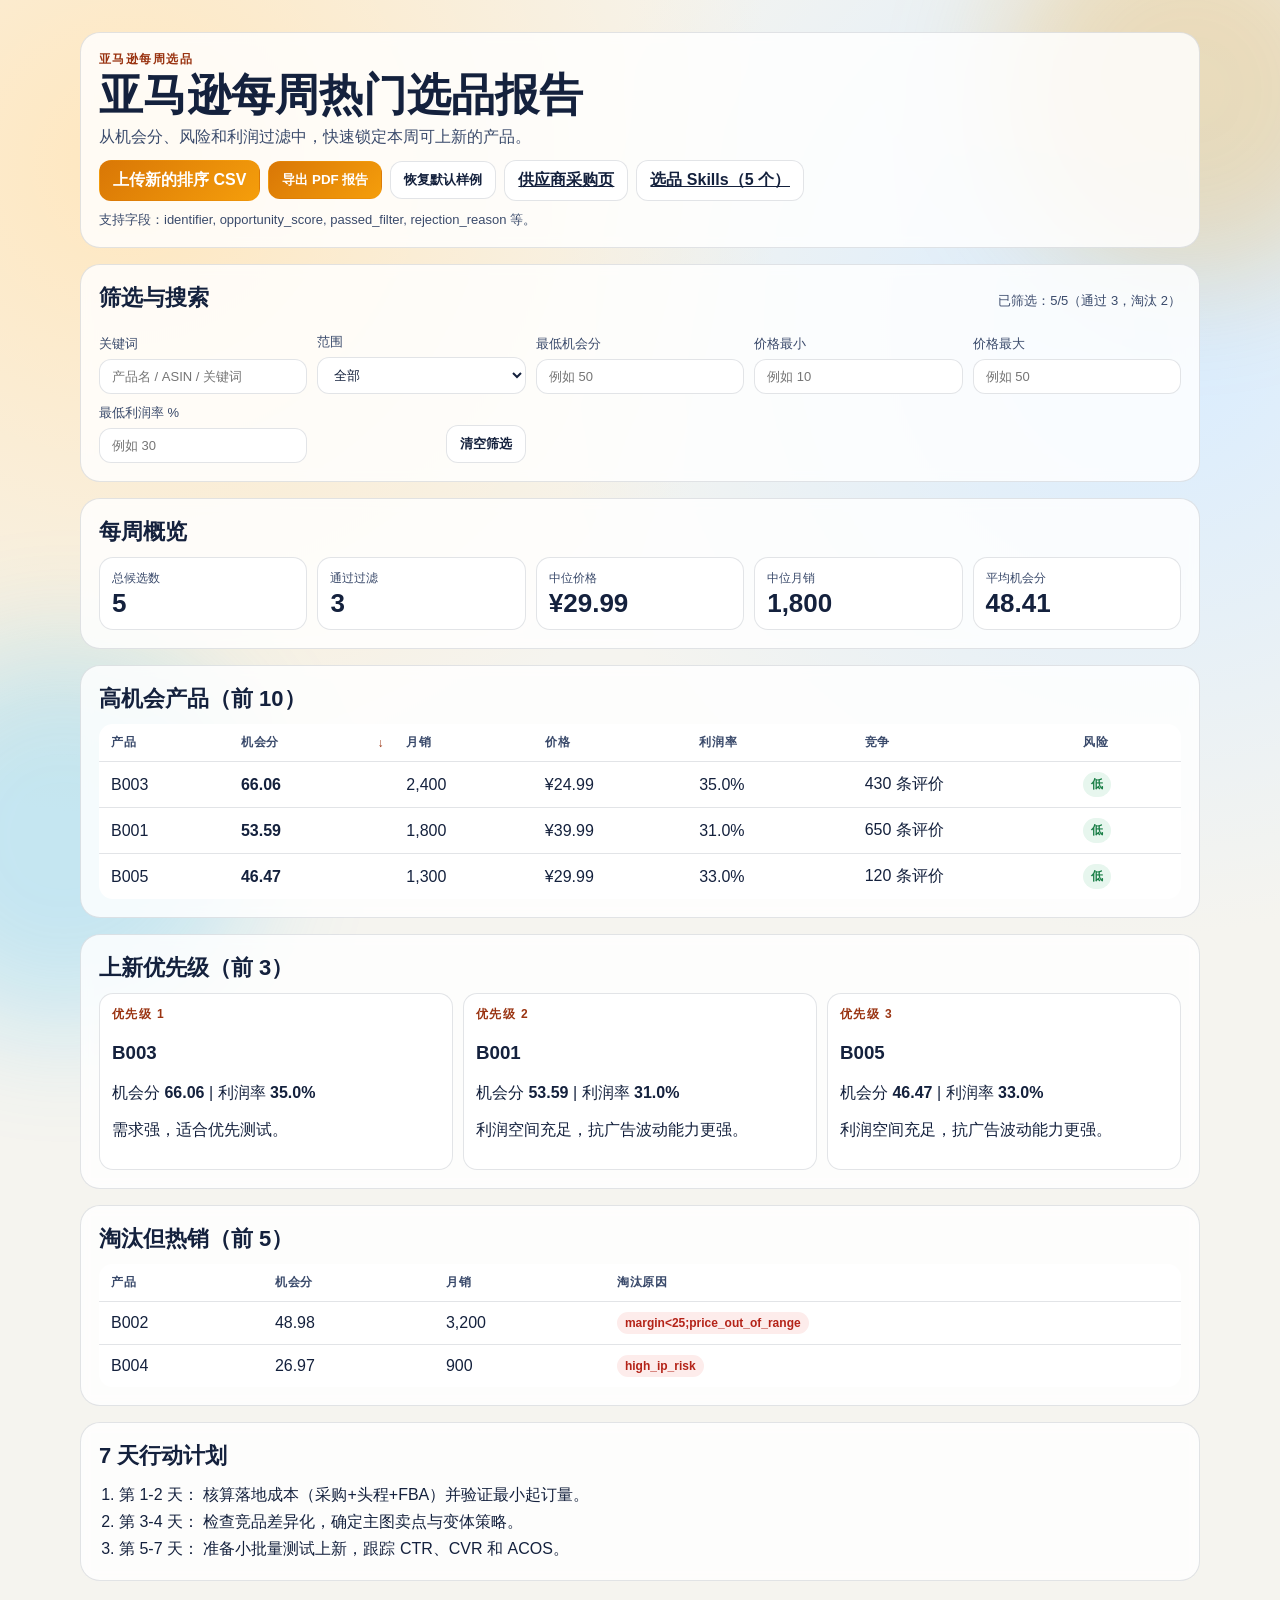
<file: index.html>
﻿<!doctype html>
<html lang="zh-CN">
<head>
  <meta charset="UTF-8" />
  <meta name="viewport" content="width=device-width, initial-scale=1.0" />
  <title>亚马逊每周热门选品报告</title>
  <link rel="stylesheet" href="./styles.css" />
</head>
<body>
  <div class="bg-orb orb-a"></div>
  <div class="bg-orb orb-b"></div>

  <main class="container">
    <header class="hero">
      <p class="eyebrow">亚马逊每周选品</p>
      <h1>亚马逊每周热门选品报告</h1>
      <p class="subtitle">从机会分、风险和利润过滤中，快速锁定本周可上新的产品。</p>
      <div class="actions">
        <label class="btn" for="csvInput">上传新的排序 CSV</label>
        <input id="csvInput" type="file" accept=".csv,text/csv" />
        <button id="exportPdfBtn" class="btn" type="button">导出 PDF 报告</button>
        <button id="resetBtn" class="btn ghost" type="button">恢复默认样例</button>
        <a class="btn ghost" href="./procurement/">供应商采购页</a>
        <a class="btn ghost" href="./skills/">选品 Skills（5 个）</a>
      </div>
      <p class="hint">支持字段：identifier, opportunity_score, passed_filter, rejection_reason 等。</p>
    </header>

    <section class="panel" id="filtersPanel">
      <div class="panel-head">
        <h2>筛选与搜索</h2>
        <p id="filteredCount" class="panel-meta">已筛选：0/0（通过 0，淘汰 0）</p>
      </div>
      <div class="filters">
        <label class="field">
          <span>关键词</span>
          <input id="searchInput" type="search" placeholder="产品名 / ASIN / 关键词" />
        </label>

        <label class="field">
          <span>范围</span>
          <select id="scopeSelect">
            <option value="all">全部</option>
            <option value="passed">通过</option>
            <option value="rejected">淘汰</option>
          </select>
        </label>

        <label class="field">
          <span>最低机会分</span>
          <input id="minOppInput" type="number" step="0.01" min="0" placeholder="例如 50" />
        </label>

        <label class="field">
          <span>价格最小</span>
          <input id="priceMinInput" type="number" step="0.01" min="0" placeholder="例如 10" />
        </label>

        <label class="field">
          <span>价格最大</span>
          <input id="priceMaxInput" type="number" step="0.01" min="0" placeholder="例如 50" />
        </label>

        <label class="field">
          <span>最低利润率 %</span>
          <input id="minMarginInput" type="number" step="0.1" min="0" placeholder="例如 30" />
        </label>

        <div class="filter-actions">
          <button id="clearFiltersBtn" class="btn ghost" type="button">清空筛选</button>
        </div>
      </div>
    </section>

    <section class="panel" id="snapshotPanel">
      <h2>每周概览</h2>
      <div id="snapshotGrid" class="snapshot-grid"></div>
    </section>

    <section class="panel">
      <h2>高机会产品（前 10）</h2>
      <div class="table-wrap">
        <table id="topTable">
          <thead>
            <tr>
              <th>产品</th>
              <th class="sortable" data-sort="opportunity_score">机会分</th>
              <th class="sortable" data-sort="monthly_sales">月销</th>
              <th class="sortable" data-sort="price">价格</th>
              <th class="sortable" data-sort="est_margin_pct">利润率</th>
              <th class="sortable" data-sort="review_count">竞争</th>
              <th>风险</th>
            </tr>
          </thead>
          <tbody id="topBody"></tbody>
        </table>
      </div>
    </section>

    <section class="panel">
      <h2>上新优先级（前 3）</h2>
      <div id="priorityCards" class="card-grid"></div>
    </section>

    <section class="panel">
      <h2>淘汰但热销（前 5）</h2>
      <div class="table-wrap">
        <table>
          <thead>
            <tr>
              <th>产品</th>
              <th>机会分</th>
              <th>月销</th>
              <th>淘汰原因</th>
            </tr>
          </thead>
          <tbody id="rejectedBody"></tbody>
        </table>
      </div>
    </section>

    <section class="panel">
      <h2>7 天行动计划</h2>
      <ol class="plan-list">
        <li>第 1-2 天： 核算落地成本（采购+头程+FBA）并验证最小起订量。</li>
        <li>第 3-4 天： 检查竞品差异化，确定主图卖点与变体策略。</li>
        <li>第 5-7 天： 准备小批量测试上新，跟踪 CTR、CVR 和 ACOS。</li>
      </ol>
    </section>
  </main>

  <script src="./app.js"></script>
</body>
</html>
</file>
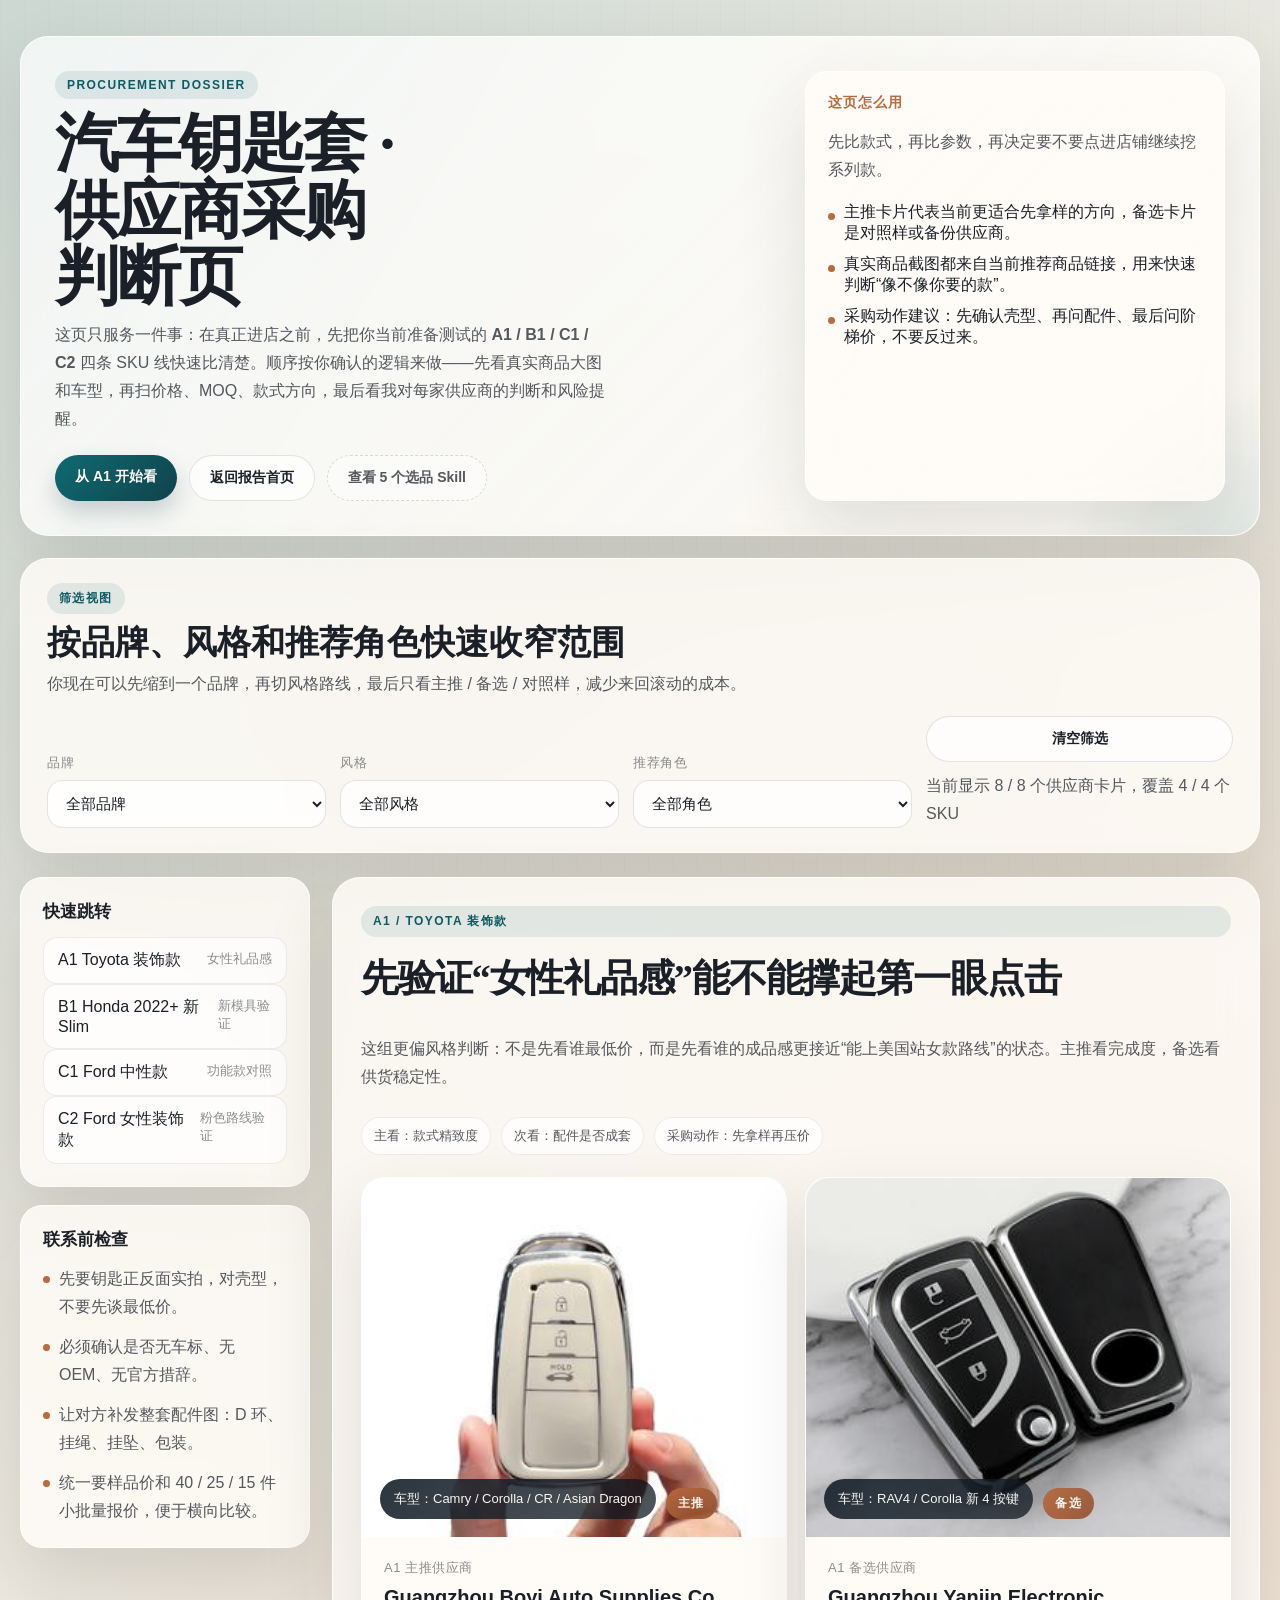
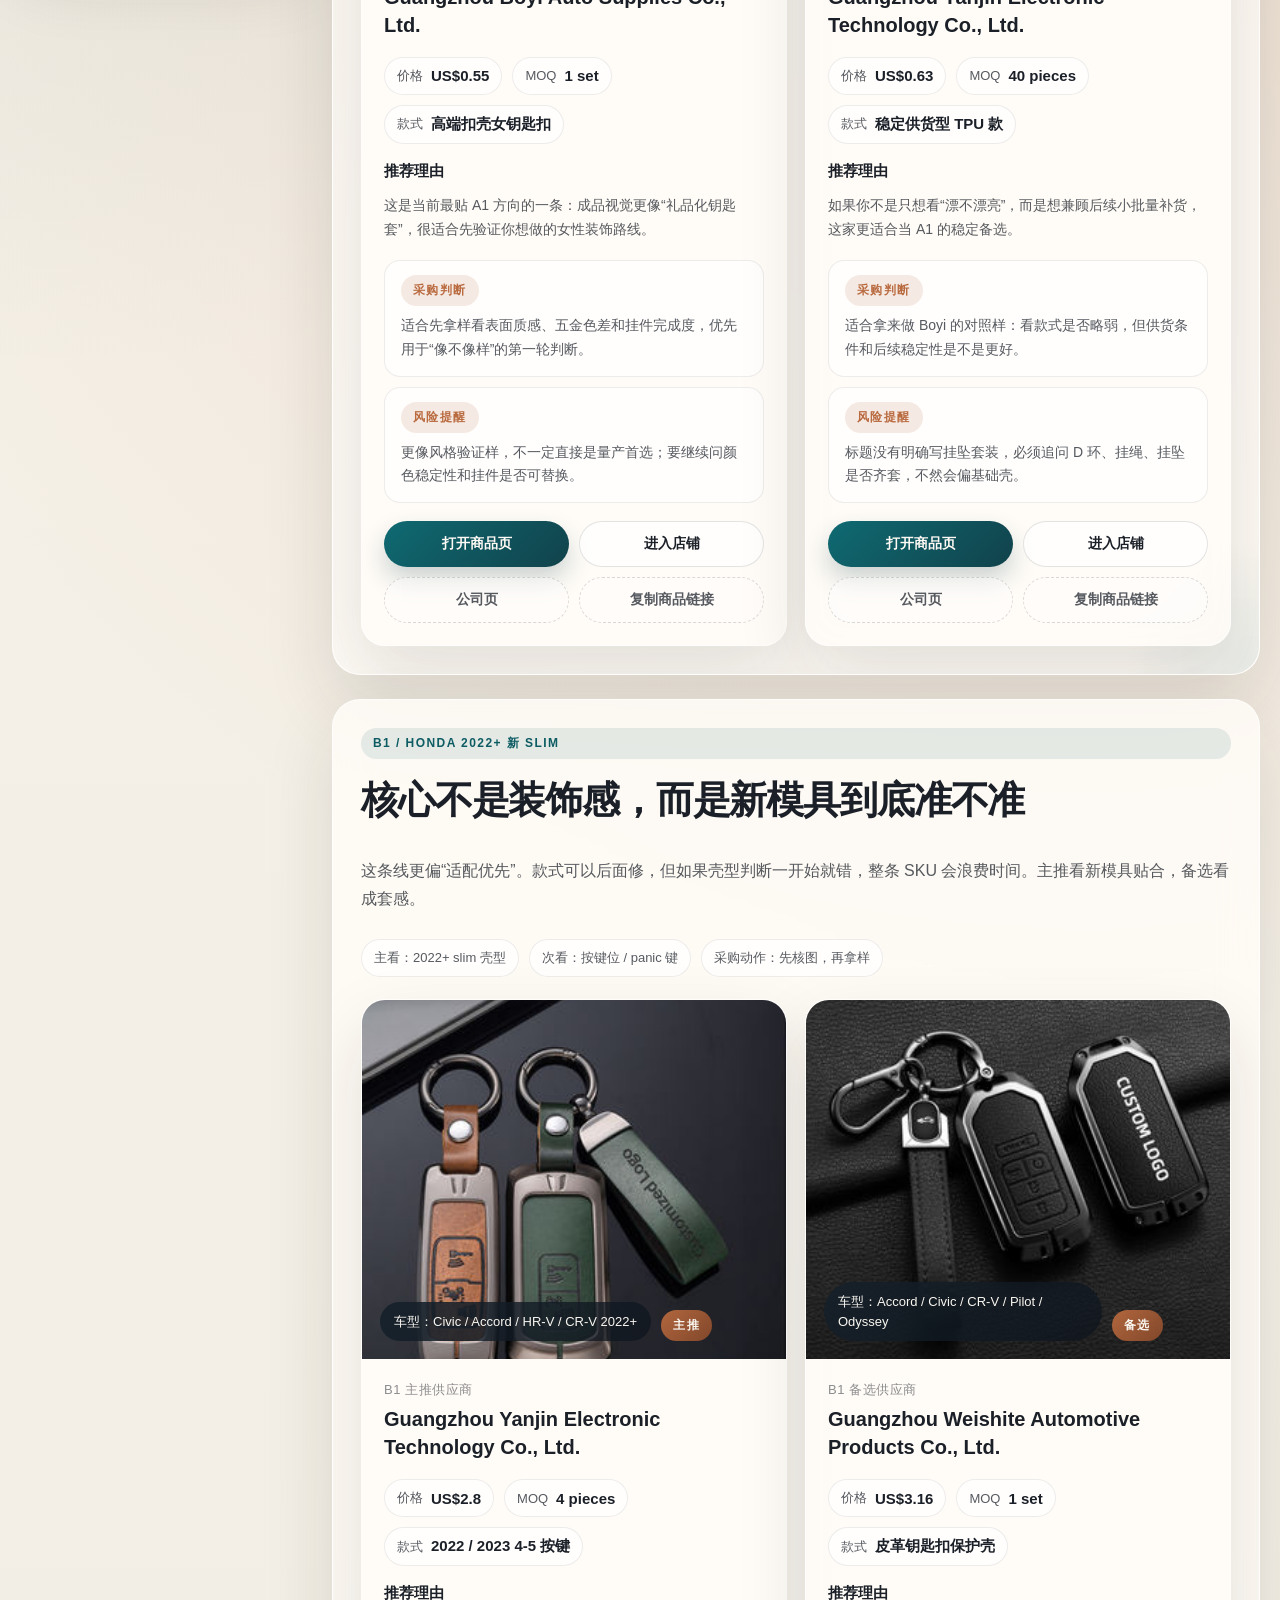
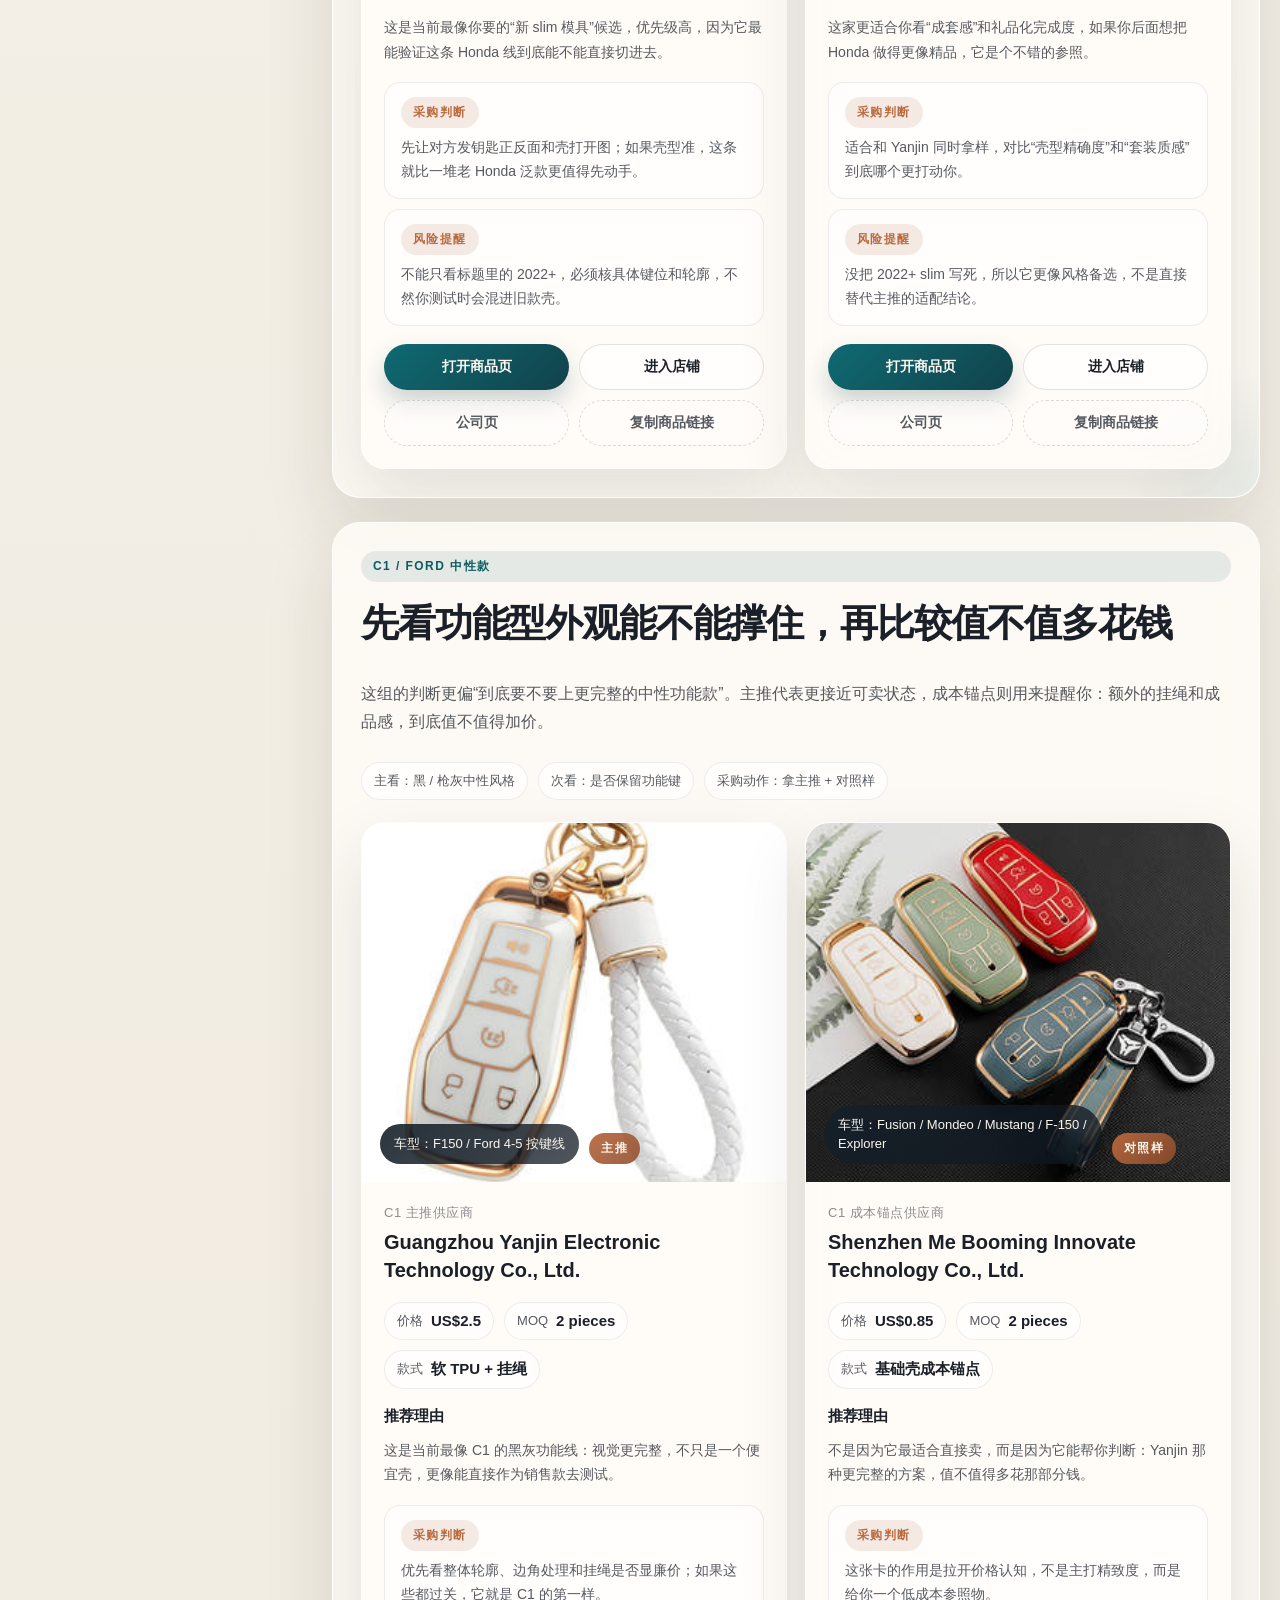
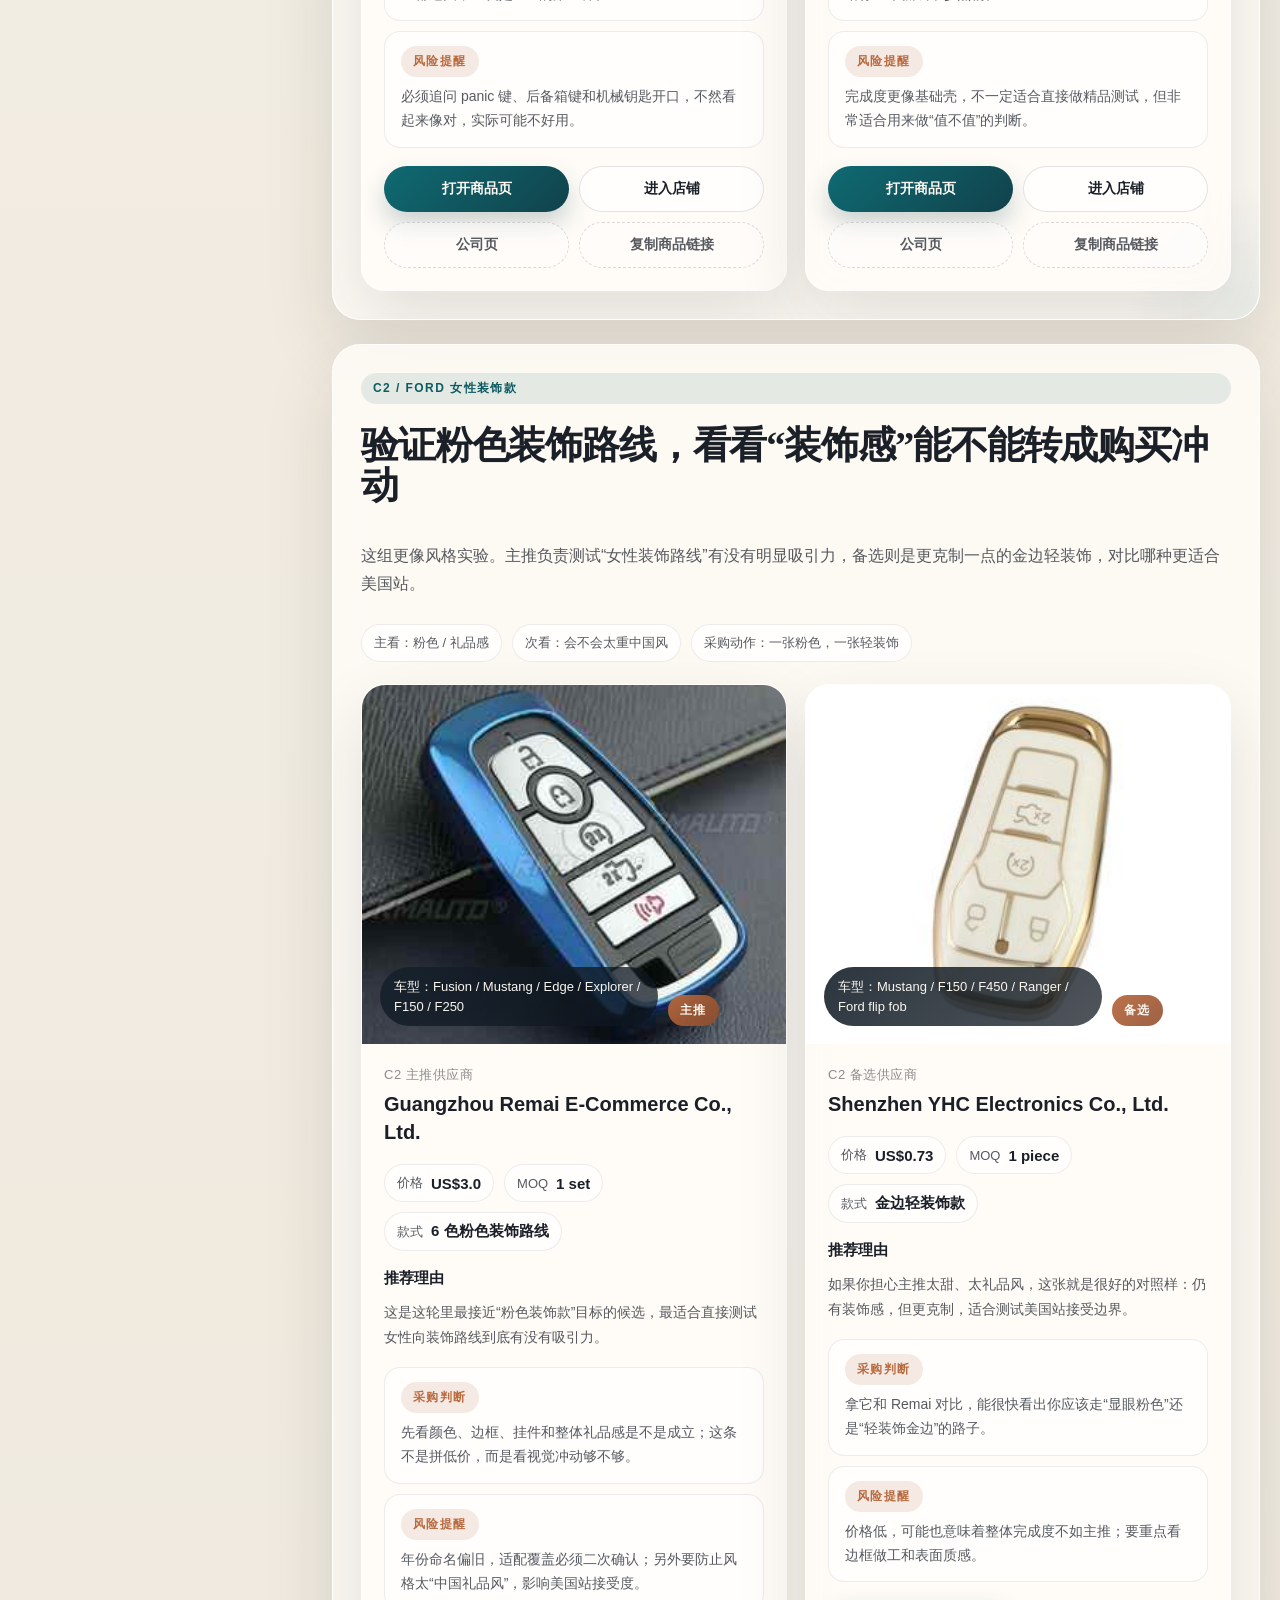
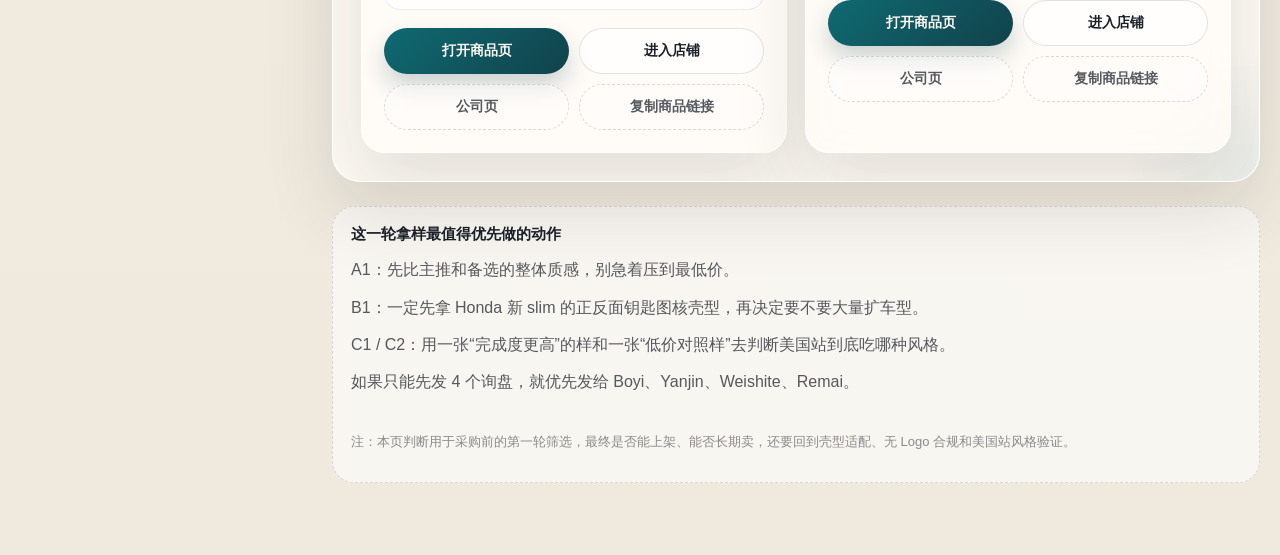
<file: procurement/index.html>
<!doctype html>
<html lang="zh-CN">
<head>
  <meta charset="UTF-8" />
  <meta name="viewport" content="width=device-width, initial-scale=1.0" />
  <title>供应商采购判断页</title>
  <link rel="stylesheet" href="./procurement.css" />
</head>
<body>
  <main class="shell">
    <section class="hero">
      <div class="hero-grid">
        <div class="hero-copy">
          <span class="eyebrow">Procurement Dossier</span>
          <h1>汽车钥匙套 · 供应商采购判断页</h1>
          <p>
            这页只服务一件事：在真正进店之前，先把你当前准备测试的
            <strong>A1 / B1 / C1 / C2</strong>
            四条 SKU 线快速比清楚。顺序按你确认的逻辑来做——先看真实商品大图和车型，再扫价格、MOQ、款式方向，最后看我对每家供应商的判断和风险提醒。
          </p>
          <div class="hero-actions">
            <a class="btn btn-primary" href="#a1">从 A1 开始看</a>
            <a class="btn btn-secondary" href="../">返回报告首页</a>
            <a class="btn btn-ghost" href="../skills/">查看 5 个选品 Skill</a>
          </div>
        </div>

        <aside class="overview-card">
          <strong>这页怎么用</strong>
          <p>先比款式，再比参数，再决定要不要点进店铺继续挖系列款。</p>
          <ul class="overview-points">
            <li>主推卡片代表当前更适合先拿样的方向，备选卡片是对照样或备份供应商。</li>
            <li>真实商品截图都来自当前推荐商品链接，用来快速判断“像不像你要的款”。</li>
            <li>采购动作建议：先确认壳型、再问配件、最后问阶梯价，不要反过来。</li>
          </ul>
        </aside>
      </div>
    </section>

    <section class="filter-panel">
      <div class="filter-copy">
        <span class="section-kicker">筛选视图</span>
        <h2>按品牌、风格和推荐角色快速收窄范围</h2>
        <p>你现在可以先缩到一个品牌，再切风格路线，最后只看主推 / 备选 / 对照样，减少来回滚动的成本。</p>
      </div>
      <div class="filter-grid">
        <label class="filter-field">
          <span>品牌</span>
          <select id="brandFilter">
            <option value="all">全部品牌</option>
            <option value="toyota">Toyota</option>
            <option value="honda">Honda</option>
            <option value="ford">Ford</option>
          </select>
        </label>

        <label class="filter-field">
          <span>风格</span>
          <select id="styleFilter">
            <option value="all">全部风格</option>
            <option value="gift">装饰礼品</option>
            <option value="fitment">适配优先</option>
            <option value="set">成套精品</option>
            <option value="functional">中性功能</option>
            <option value="female">女性装饰</option>
          </select>
        </label>

        <label class="filter-field">
          <span>推荐角色</span>
          <select id="roleFilter">
            <option value="all">全部角色</option>
            <option value="main">主推</option>
            <option value="backup">备选</option>
            <option value="comparison">对照样</option>
          </select>
        </label>

        <div class="filter-actions">
          <button id="clearFilterBtn" class="btn btn-secondary" type="button">清空筛选</button>
          <p id="filterCount" class="filter-count">当前显示 8 / 8 个供应商卡片</p>
        </div>
      </div>
    </section>

    <div class="main-grid">
      <aside class="side-rail">
        <section class="aside-panel">
          <h2>快速跳转</h2>
          <div class="anchor-list">
            <a href="#a1"><span>A1 Toyota 装饰款</span><small>女性礼品感</small></a>
            <a href="#b1"><span>B1 Honda 2022+ 新 Slim</span><small>新模具验证</small></a>
            <a href="#c1"><span>C1 Ford 中性款</span><small>功能款对照</small></a>
            <a href="#c2"><span>C2 Ford 女性装饰款</span><small>粉色路线验证</small></a>
          </div>
        </section>

        <section class="aside-panel">
          <h3>联系前检查</h3>
          <ul>
            <li>先要钥匙正反面实拍，对壳型，不要先谈最低价。</li>
            <li>必须确认是否无车标、无 OEM、无官方措辞。</li>
            <li>让对方补发整套配件图：D 环、挂绳、挂坠、包装。</li>
            <li>统一要样品价和 40 / 25 / 15 件小批量报价，便于横向比较。</li>
          </ul>
        </section>
      </aside>

      <div class="content">
        <section id="a1" class="sku-section" data-sku="a1">
          <header class="sku-header">
            <span class="section-kicker">A1 / Toyota 装饰款</span>
            <h2>先验证“女性礼品感”能不能撑起第一眼点击</h2>
            <p class="sku-summary">
              这组更偏风格判断：不是先看谁最低价，而是先看谁的成品感更接近“能上美国站女款路线”的状态。主推看完成度，备选看供货稳定性。
            </p>
            <div class="sku-meta">
              <span class="meta-chip">主看：款式精致度</span>
              <span class="meta-chip">次看：配件是否成套</span>
              <span class="meta-chip">采购动作：先拿样再压价</span>
            </div>
          </header>

          <div class="offer-grid">
            <article class="offer-card" data-offer-card data-brand="toyota" data-style="gift" data-role="main">
              <div class="card-media">
                <img src="./assets/boyi-a1.jpg" alt="Toyota 装饰款主推商品图" loading="lazy" />
                <div class="media-overlay">
                  <span class="model-pill">车型：Camry / Corolla / CR / Asian Dragon</span>
                  <span class="card-badge">主推</span>
                </div>
              </div>
              <div class="card-body">
                <header class="card-head">
                  <p class="supplier-subtitle">A1 主推供应商</p>
                  <h3 class="supplier-name">Guangzhou Boyi Auto Supplies Co., Ltd.</h3>
                </header>

                <div class="metrics">
                  <span class="metric" data-field="price">价格 <strong>US$0.55</strong></span>
                  <span class="metric" data-field="moq">MOQ <strong>1 set</strong></span>
                  <span class="metric">款式 <strong>高端扣壳女钥匙扣</strong></span>
                </div>

                <div class="card-copy">
                  <h4>推荐理由</h4>
                  <p>这是当前最贴 A1 方向的一条：成品视觉更像“礼品化钥匙套”，很适合先验证你想做的女性装饰路线。</p>
                </div>

                <div class="notes-grid">
                  <div class="note-box">
                    <span class="note-label">采购判断</span>
                    <p>适合先拿样看表面质感、五金色差和挂件完成度，优先用于“像不像样”的第一轮判断。</p>
                  </div>
                  <div class="note-box">
                    <span class="note-label">风险提醒</span>
                    <p>更像风格验证样，不一定直接是量产首选；要继续问颜色稳定性和挂件是否可替换。</p>
                  </div>
                </div>

                <div class="card-actions">
                  <a class="btn btn-primary" data-link="product" href="https://chinese.alibaba.com/product-detail/Suitable-for-Toyota-New-Camry-Corolla-1601281068478.html" target="_blank" rel="noreferrer">打开商品页</a>
                  <a class="btn btn-secondary" data-link="store" href="https://boyiautosupplies.en.alibaba.com/" target="_blank" rel="noreferrer">进入店铺</a>
                  <a class="btn btn-ghost" href="https://boyiautosupplies.en.alibaba.com/zh_CN/company_profile.html" target="_blank" rel="noreferrer">公司页</a>
                  <button class="btn btn-ghost" type="button" data-copy="https://chinese.alibaba.com/product-detail/Suitable-for-Toyota-New-Camry-Corolla-1601281068478.html">复制商品链接</button>
                </div>
              </div>
            </article>

            <article class="offer-card" data-offer-card data-brand="toyota" data-style="gift" data-role="backup">
              <div class="card-media">
                <img src="./assets/yanjin-a1.jpg" alt="Toyota 装饰款备选商品图" loading="lazy" />
                <div class="media-overlay">
                  <span class="model-pill">车型：RAV4 / Corolla 新 4 按键</span>
                  <span class="card-badge">备选</span>
                </div>
              </div>
              <div class="card-body">
                <header class="card-head">
                  <p class="supplier-subtitle">A1 备选供应商</p>
                  <h3 class="supplier-name">Guangzhou Yanjin Electronic Technology Co., Ltd.</h3>
                </header>

                <div class="metrics">
                  <span class="metric" data-field="price">价格 <strong>US$0.63</strong></span>
                  <span class="metric" data-field="moq">MOQ <strong>40 pieces</strong></span>
                  <span class="metric">款式 <strong>稳定供货型 TPU 款</strong></span>
                </div>

                <div class="card-copy">
                  <h4>推荐理由</h4>
                  <p>如果你不是只想看“漂不漂亮”，而是想兼顾后续小批量补货，这家更适合当 A1 的稳定备选。</p>
                </div>

                <div class="notes-grid">
                  <div class="note-box">
                    <span class="note-label">采购判断</span>
                    <p>适合拿来做 Boyi 的对照样：看款式是否略弱，但供货条件和后续稳定性是不是更好。</p>
                  </div>
                  <div class="note-box">
                    <span class="note-label">风险提醒</span>
                    <p>标题没有明确写挂坠套装，必须追问 D 环、挂绳、挂坠是否齐套，不然会偏基础壳。</p>
                  </div>
                </div>

                <div class="card-actions">
                  <a class="btn btn-primary" data-link="product" href="https://chinese.alibaba.com/product-detail/Hot-Sale-2022-TPU-Key-Fob-1601611081190.html" target="_blank" rel="noreferrer">打开商品页</a>
                  <a class="btn btn-secondary" data-link="store" href="https://relyus.en.alibaba.com/" target="_blank" rel="noreferrer">进入店铺</a>
                  <a class="btn btn-ghost" href="https://relyus.en.alibaba.com/zh_CN/company_profile.html" target="_blank" rel="noreferrer">公司页</a>
                  <button class="btn btn-ghost" type="button" data-copy="https://chinese.alibaba.com/product-detail/Hot-Sale-2022-TPU-Key-Fob-1601611081190.html">复制商品链接</button>
                </div>
              </div>
            </article>
          </div>
        </section>

        <section id="b1" class="sku-section" data-sku="b1">
          <header class="sku-header">
            <span class="section-kicker">B1 / Honda 2022+ 新 Slim</span>
            <h2>核心不是装饰感，而是新模具到底准不准</h2>
            <p class="sku-summary">
              这条线更偏“适配优先”。款式可以后面修，但如果壳型判断一开始就错，整条 SKU 会浪费时间。主推看新模具贴合，备选看成套感。
            </p>
            <div class="sku-meta">
              <span class="meta-chip">主看：2022+ slim 壳型</span>
              <span class="meta-chip">次看：按键位 / panic 键</span>
              <span class="meta-chip">采购动作：先核图，再拿样</span>
            </div>
          </header>

          <div class="offer-grid">
            <article class="offer-card" data-offer-card data-brand="honda" data-style="fitment" data-role="main">
              <div class="card-media">
                <img src="./assets/yanjin-b1.jpg" alt="Honda 新 Slim 主推商品图" loading="lazy" />
                <div class="media-overlay">
                  <span class="model-pill">车型：Civic / Accord / HR-V / CR-V 2022+</span>
                  <span class="card-badge">主推</span>
                </div>
              </div>
              <div class="card-body">
                <header class="card-head">
                  <p class="supplier-subtitle">B1 主推供应商</p>
                  <h3 class="supplier-name">Guangzhou Yanjin Electronic Technology Co., Ltd.</h3>
                </header>

                <div class="metrics">
                  <span class="metric" data-field="price">价格 <strong>US$2.8</strong></span>
                  <span class="metric" data-field="moq">MOQ <strong>4 pieces</strong></span>
                  <span class="metric">款式 <strong>2022 / 2023 4-5 按键</strong></span>
                </div>

                <div class="card-copy">
                  <h4>推荐理由</h4>
                  <p>这是当前最像你要的“新 slim 模具”候选，优先级高，因为它最能验证这条 Honda 线到底能不能直接切进去。</p>
                </div>

                <div class="notes-grid">
                  <div class="note-box">
                    <span class="note-label">采购判断</span>
                    <p>先让对方发钥匙正反面和壳打开图；如果壳型准，这条就比一堆老 Honda 泛款更值得先动手。</p>
                  </div>
                  <div class="note-box">
                    <span class="note-label">风险提醒</span>
                    <p>不能只看标题里的 2022+，必须核具体键位和轮廓，不然你测试时会混进旧款壳。</p>
                  </div>
                </div>

                <div class="card-actions">
                  <a class="btn btn-primary" data-link="product" href="https://chinese.alibaba.com/product-detail/Button-Car-Key-Case-Cover-for-1601534165012.html" target="_blank" rel="noreferrer">打开商品页</a>
                  <a class="btn btn-secondary" data-link="store" href="https://relyus.en.alibaba.com/" target="_blank" rel="noreferrer">进入店铺</a>
                  <a class="btn btn-ghost" href="https://relyus.en.alibaba.com/zh_CN/company_profile.html" target="_blank" rel="noreferrer">公司页</a>
                  <button class="btn btn-ghost" type="button" data-copy="https://chinese.alibaba.com/product-detail/Button-Car-Key-Case-Cover-for-1601534165012.html">复制商品链接</button>
                </div>
              </div>
            </article>

            <article class="offer-card" data-offer-card data-brand="honda" data-style="set" data-role="backup">
              <div class="card-media">
                <img src="./assets/weishite-b1.jpg" alt="Honda 新 Slim 备选商品图" loading="lazy" />
                <div class="media-overlay">
                  <span class="model-pill">车型：Accord / Civic / CR-V / Pilot / Odyssey</span>
                  <span class="card-badge">备选</span>
                </div>
              </div>
              <div class="card-body">
                <header class="card-head">
                  <p class="supplier-subtitle">B1 备选供应商</p>
                  <h3 class="supplier-name">Guangzhou Weishite Automotive Products Co., Ltd.</h3>
                </header>

                <div class="metrics">
                  <span class="metric" data-field="price">价格 <strong>US$3.16</strong></span>
                  <span class="metric" data-field="moq">MOQ <strong>1 set</strong></span>
                  <span class="metric">款式 <strong>皮革钥匙扣保护壳</strong></span>
                </div>

                <div class="card-copy">
                  <h4>推荐理由</h4>
                  <p>这家更适合你看“成套感”和礼品化完成度，如果你后面想把 Honda 做得更像精品，它是个不错的参照。</p>
                </div>

                <div class="notes-grid">
                  <div class="note-box">
                    <span class="note-label">采购判断</span>
                    <p>适合和 Yanjin 同时拿样，对比“壳型精确度”和“套装质感”到底哪个更打动你。</p>
                  </div>
                  <div class="note-box">
                    <span class="note-label">风险提醒</span>
                    <p>没把 2022+ slim 写死，所以它更像风格备选，不是直接替代主推的适配结论。</p>
                  </div>
                </div>

                <div class="card-actions">
                  <a class="btn btn-primary" data-link="product" href="https://chinese.alibaba.com/product-detail/For-Honda-Key-Fob-Cover-with-1601408166419.html" target="_blank" rel="noreferrer">打开商品页</a>
                  <a class="btn btn-secondary" data-link="store" href="https://gzweishite.en.alibaba.com/" target="_blank" rel="noreferrer">进入店铺</a>
                  <a class="btn btn-ghost" href="https://gzweishite.en.alibaba.com/zh_CN/company_profile.html" target="_blank" rel="noreferrer">公司页</a>
                  <button class="btn btn-ghost" type="button" data-copy="https://chinese.alibaba.com/product-detail/For-Honda-Key-Fob-Cover-with-1601408166419.html">复制商品链接</button>
                </div>
              </div>
            </article>
          </div>
        </section>

        <section id="c1" class="sku-section" data-sku="c1">
          <header class="sku-header">
            <span class="section-kicker">C1 / Ford 中性款</span>
            <h2>先看功能型外观能不能撑住，再比较值不值多花钱</h2>
            <p class="sku-summary">
              这组的判断更偏“到底要不要上更完整的中性功能款”。主推代表更接近可卖状态，成本锚点则用来提醒你：额外的挂绳和成品感，到底值不值得加价。
            </p>
            <div class="sku-meta">
              <span class="meta-chip">主看：黑 / 枪灰中性风格</span>
              <span class="meta-chip">次看：是否保留功能键</span>
              <span class="meta-chip">采购动作：拿主推 + 对照样</span>
            </div>
          </header>

          <div class="offer-grid">
            <article class="offer-card" data-offer-card data-brand="ford" data-style="functional" data-role="main">
              <div class="card-media">
                <img src="./assets/yanjin-c1.jpg" alt="Ford 中性款主推商品图" loading="lazy" />
                <div class="media-overlay">
                  <span class="model-pill">车型：F150 / Ford 4-5 按键线</span>
                  <span class="card-badge">主推</span>
                </div>
              </div>
              <div class="card-body">
                <header class="card-head">
                  <p class="supplier-subtitle">C1 主推供应商</p>
                  <h3 class="supplier-name">Guangzhou Yanjin Electronic Technology Co., Ltd.</h3>
                </header>

                <div class="metrics">
                  <span class="metric" data-field="price">价格 <strong>US$2.5</strong></span>
                  <span class="metric" data-field="moq">MOQ <strong>2 pieces</strong></span>
                  <span class="metric">款式 <strong>软 TPU + 挂绳</strong></span>
                </div>

                <div class="card-copy">
                  <h4>推荐理由</h4>
                  <p>这是当前最像 C1 的黑灰功能线：视觉更完整，不只是一个便宜壳，更像能直接作为销售款去测试。</p>
                </div>

                <div class="notes-grid">
                  <div class="note-box">
                    <span class="note-label">采购判断</span>
                    <p>优先看整体轮廓、边角处理和挂绳是否显廉价；如果这些都过关，它就是 C1 的第一样。</p>
                  </div>
                  <div class="note-box">
                    <span class="note-label">风险提醒</span>
                    <p>必须追问 panic 键、后备箱键和机械钥匙开口，不然看起来像对，实际可能不好用。</p>
                  </div>
                </div>

                <div class="card-actions">
                  <a class="btn btn-primary" data-link="product" href="https://chinese.alibaba.com/product-detail/Relyus-TPU-Key-Fob-Cover-for-1601449259614.html" target="_blank" rel="noreferrer">打开商品页</a>
                  <a class="btn btn-secondary" data-link="store" href="https://relyus.en.alibaba.com/" target="_blank" rel="noreferrer">进入店铺</a>
                  <a class="btn btn-ghost" href="https://relyus.en.alibaba.com/zh_CN/company_profile.html" target="_blank" rel="noreferrer">公司页</a>
                  <button class="btn btn-ghost" type="button" data-copy="https://chinese.alibaba.com/product-detail/Relyus-TPU-Key-Fob-Cover-for-1601449259614.html">复制商品链接</button>
                </div>
              </div>
            </article>

            <article class="offer-card" data-offer-card data-brand="ford" data-style="functional" data-role="comparison">
              <div class="card-media">
                <img src="./assets/mebooming-c1.jpg" alt="Ford 中性款成本锚点商品图" loading="lazy" />
                <div class="media-overlay">
                  <span class="model-pill">车型：Fusion / Mondeo / Mustang / F-150 / Explorer</span>
                  <span class="card-badge">对照样</span>
                </div>
              </div>
              <div class="card-body">
                <header class="card-head">
                  <p class="supplier-subtitle">C1 成本锚点供应商</p>
                  <h3 class="supplier-name">Shenzhen Me Booming Innovate Technology Co., Ltd.</h3>
                </header>

                <div class="metrics">
                  <span class="metric" data-field="price">价格 <strong>US$0.85</strong></span>
                  <span class="metric" data-field="moq">MOQ <strong>2 pieces</strong></span>
                  <span class="metric">款式 <strong>基础壳成本锚点</strong></span>
                </div>

                <div class="card-copy">
                  <h4>推荐理由</h4>
                  <p>不是因为它最适合直接卖，而是因为它能帮你判断：Yanjin 那种更完整的方案，值不值得多花那部分钱。</p>
                </div>

                <div class="notes-grid">
                  <div class="note-box">
                    <span class="note-label">采购判断</span>
                    <p>这张卡的作用是拉开价格认知，不是主打精致度，而是给你一个低成本参照物。</p>
                  </div>
                  <div class="note-box">
                    <span class="note-label">风险提醒</span>
                    <p>完成度更像基础壳，不一定适合直接做精品测试，但非常适合用来做“值不值”的判断。</p>
                  </div>
                </div>

                <div class="card-actions">
                  <a class="btn btn-primary" data-link="product" href="https://chinese.alibaba.com/product-detail/Soft-Tpu-Car-Key-Case-Fob-1600607175706.html" target="_blank" rel="noreferrer">打开商品页</a>
                  <a class="btn btn-secondary" data-link="store" href="https://chekhoob.en.alibaba.com/" target="_blank" rel="noreferrer">进入店铺</a>
                  <a class="btn btn-ghost" href="https://chekhoob.en.alibaba.com/zh_CN/company_profile.html" target="_blank" rel="noreferrer">公司页</a>
                  <button class="btn btn-ghost" type="button" data-copy="https://chinese.alibaba.com/product-detail/Soft-Tpu-Car-Key-Case-Fob-1600607175706.html">复制商品链接</button>
                </div>
              </div>
            </article>
          </div>
        </section>

        <section id="c2" class="sku-section" data-sku="c2">
          <header class="sku-header">
            <span class="section-kicker">C2 / Ford 女性装饰款</span>
            <h2>验证粉色装饰路线，看看“装饰感”能不能转成购买冲动</h2>
            <p class="sku-summary">
              这组更像风格实验。主推负责测试“女性装饰路线”有没有明显吸引力，备选则是更克制一点的金边轻装饰，对比哪种更适合美国站。
            </p>
            <div class="sku-meta">
              <span class="meta-chip">主看：粉色 / 礼品感</span>
              <span class="meta-chip">次看：会不会太重中国风</span>
              <span class="meta-chip">采购动作：一张粉色，一张轻装饰</span>
            </div>
          </header>

          <div class="offer-grid">
            <article class="offer-card" data-offer-card data-brand="ford" data-style="female" data-role="main">
              <div class="card-media">
                <img src="./assets/remai-c2.jpg" alt="Ford 女性装饰款主推商品图" loading="lazy" />
                <div class="media-overlay">
                  <span class="model-pill">车型：Fusion / Mustang / Edge / Explorer / F150 / F250</span>
                  <span class="card-badge">主推</span>
                </div>
              </div>
              <div class="card-body">
                <header class="card-head">
                  <p class="supplier-subtitle">C2 主推供应商</p>
                  <h3 class="supplier-name">Guangzhou Remai E-Commerce Co., Ltd.</h3>
                </header>

                <div class="metrics">
                  <span class="metric" data-field="price">价格 <strong>US$3.0</strong></span>
                  <span class="metric" data-field="moq">MOQ <strong>1 set</strong></span>
                  <span class="metric">款式 <strong>6 色粉色装饰路线</strong></span>
                </div>

                <div class="card-copy">
                  <h4>推荐理由</h4>
                  <p>这是这轮里最接近“粉色装饰款”目标的候选，最适合直接测试女性向装饰路线到底有没有吸引力。</p>
                </div>

                <div class="notes-grid">
                  <div class="note-box">
                    <span class="note-label">采购判断</span>
                    <p>先看颜色、边框、挂件和整体礼品感是不是成立；这条不是拼低价，而是看视觉冲动够不够。</p>
                  </div>
                  <div class="note-box">
                    <span class="note-label">风险提醒</span>
                    <p>年份命名偏旧，适配覆盖必须二次确认；另外要防止风格太“中国礼品风”，影响美国站接受度。</p>
                  </div>
                </div>

                <div class="card-actions">
                  <a class="btn btn-primary" data-link="product" href="https://chinese.alibaba.com/product-detail/Car-TPU-Remote-Key-Fob-Cover-1601360875009.html" target="_blank" rel="noreferrer">打开商品页</a>
                  <a class="btn btn-secondary" data-link="store" href="https://rmautodesign.en.alibaba.com/" target="_blank" rel="noreferrer">进入店铺</a>
                  <a class="btn btn-ghost" href="https://rmautodesign.en.alibaba.com/zh_CN/company_profile.html" target="_blank" rel="noreferrer">公司页</a>
                  <button class="btn btn-ghost" type="button" data-copy="https://chinese.alibaba.com/product-detail/Car-TPU-Remote-Key-Fob-Cover-1601360875009.html">复制商品链接</button>
                </div>
              </div>
            </article>

            <article class="offer-card" data-offer-card data-brand="ford" data-style="female" data-role="backup">
              <div class="card-media">
                <img src="./assets/yhc-c2.jpg" alt="Ford 女性装饰款备选商品图" loading="lazy" />
                <div class="media-overlay">
                  <span class="model-pill">车型：Mustang / F150 / F450 / Ranger / Ford flip fob</span>
                  <span class="card-badge">备选</span>
                </div>
              </div>
              <div class="card-body">
                <header class="card-head">
                  <p class="supplier-subtitle">C2 备选供应商</p>
                  <h3 class="supplier-name">Shenzhen YHC Electronics Co., Ltd.</h3>
                </header>

                <div class="metrics">
                  <span class="metric" data-field="price">价格 <strong>US$0.73</strong></span>
                  <span class="metric" data-field="moq">MOQ <strong>1 piece</strong></span>
                  <span class="metric">款式 <strong>金边轻装饰款</strong></span>
                </div>

                <div class="card-copy">
                  <h4>推荐理由</h4>
                  <p>如果你担心主推太甜、太礼品风，这张就是很好的对照样：仍有装饰感，但更克制，适合测试美国站接受边界。</p>
                </div>

                <div class="notes-grid">
                  <div class="note-box">
                    <span class="note-label">采购判断</span>
                    <p>拿它和 Remai 对比，能很快看出你应该走“显眼粉色”还是“轻装饰金边”的路子。</p>
                  </div>
                  <div class="note-box">
                    <span class="note-label">风险提醒</span>
                    <p>价格低，可能也意味着整体完成度不如主推；要重点看边框做工和表面质感。</p>
                  </div>
                </div>

                <div class="card-actions">
                  <a class="btn btn-primary" data-link="product" href="https://chinese.alibaba.com/product-detail/Gold-Edge-TPU-Car-Key-Cover-1601250878898.html" target="_blank" rel="noreferrer">打开商品页</a>
                  <a class="btn btn-secondary" data-link="store" href="https://trinto.en.alibaba.com/" target="_blank" rel="noreferrer">进入店铺</a>
                  <a class="btn btn-ghost" href="https://trinto.en.alibaba.com/zh_CN/company_profile.html" target="_blank" rel="noreferrer">公司页</a>
                  <button class="btn btn-ghost" type="button" data-copy="https://chinese.alibaba.com/product-detail/Gold-Edge-TPU-Car-Key-Cover-1601250878898.html">复制商品链接</button>
                </div>
              </div>
            </article>
          </div>
        </section>

        <section class="quick-notes">
          <h3>这一轮拿样最值得优先做的动作</h3>
          <ul>
            <li>A1：先比主推和备选的整体质感，别急着压到最低价。</li>
            <li>B1：一定先拿 Honda 新 slim 的正反面钥匙图核壳型，再决定要不要大量扩车型。</li>
            <li>C1 / C2：用一张“完成度更高”的样和一张“低价对照样”去判断美国站到底吃哪种风格。</li>
            <li>如果只能先发 4 个询盘，就优先发给 Boyi、Yanjin、Weishite、Remai。</li>
          </ul>
          <p class="footer-note">注：本页判断用于采购前的第一轮筛选，最终是否能上架、能否长期卖，还要回到壳型适配、无 Logo 合规和美国站风格验证。</p>
        </section>
      </div>
    </div>
  </main>

  <div class="copy-toast" data-copy-toast></div>
  <script src="./procurement.js"></script>
</body>
</html>
</file>
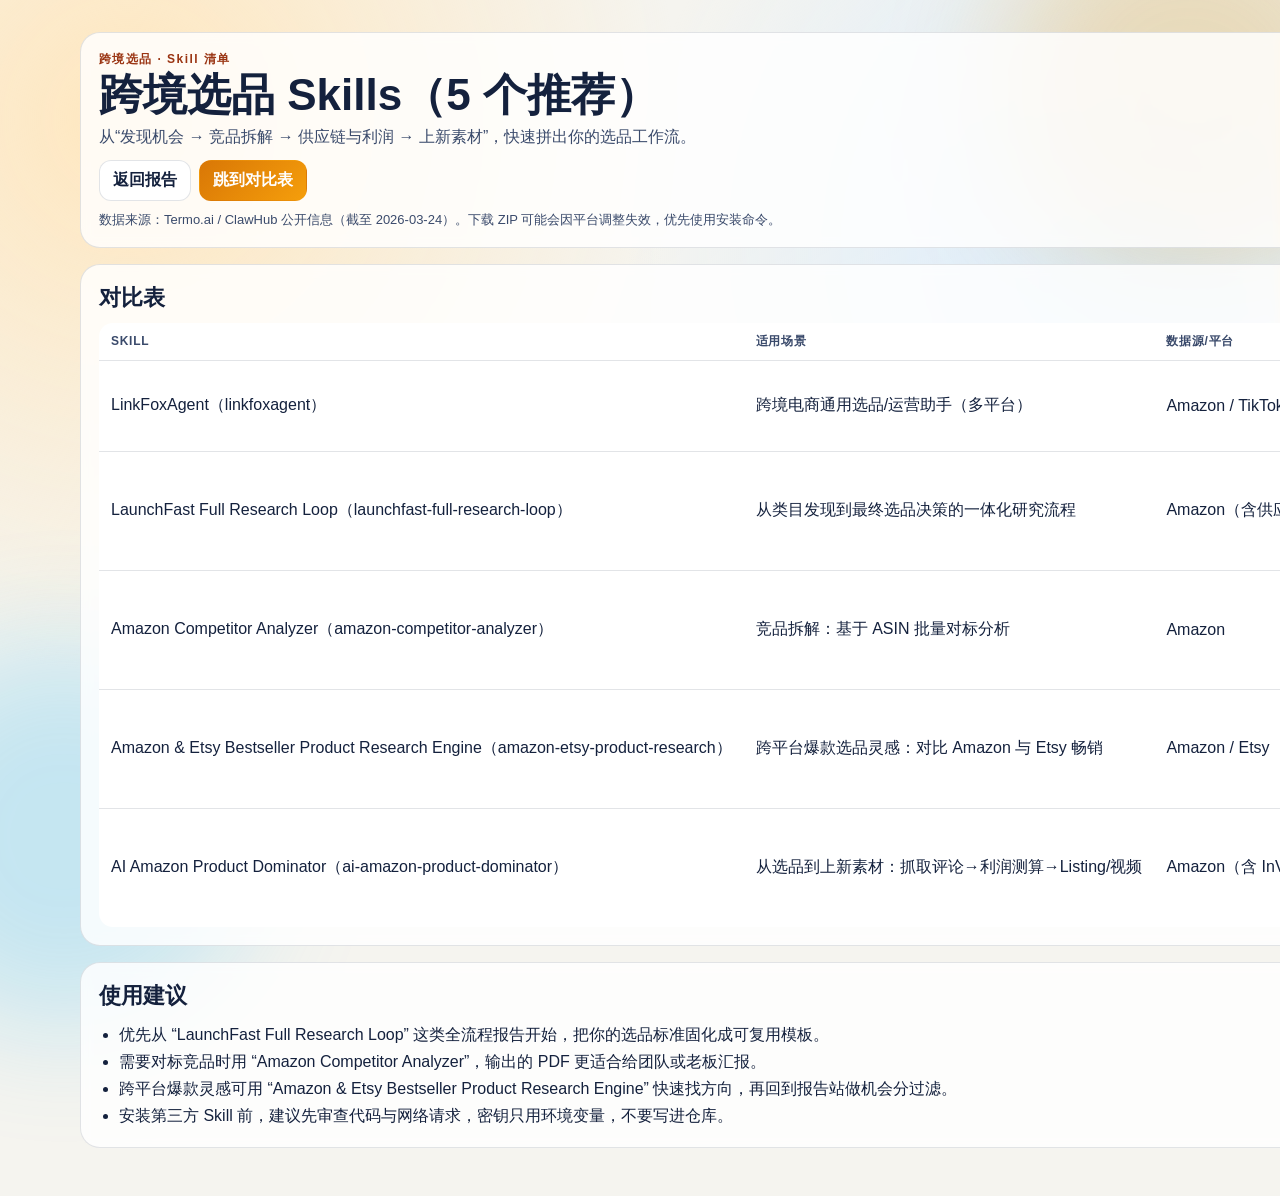
<file: skills/index.html>
<!doctype html>
<html lang="zh-CN">
<head>
  <meta charset="UTF-8" />
  <meta name="viewport" content="width=device-width, initial-scale=1.0" />
  <title>跨境选品 Skills（5 个推荐）</title>
  <link rel="stylesheet" href="../styles.css" />
  <link rel="stylesheet" href="./skills.css" />
</head>
<body>
  <div class="bg-orb orb-a"></div>
  <div class="bg-orb orb-b"></div>

  <main class="container">
    <header class="hero">
      <p class="eyebrow">跨境选品 · Skill 清单</p>
      <h1>跨境选品 Skills（5 个推荐）</h1>
      <p class="subtitle">从“发现机会 → 竞品拆解 → 供应链与利润 → 上新素材”，快速拼出你的选品工作流。</p>
      <div class="actions no-print">
        <a class="btn ghost" href="../">返回报告</a>
        <a class="btn" href="#skillsTable">跳到对比表</a>
      </div>
      <p class="hint">数据来源：Termo.ai / ClawHub 公开信息（截至 <span id="asOf">2026-03-24</span>）。下载 ZIP 可能会因平台调整失效，优先使用安装命令。</p>
    </header>

    <section class="panel" id="skillsTable">
      <div class="panel-head">
        <h2>对比表</h2>
        <p class="panel-meta">共 <span id="skillCount">0</span> 个</p>
      </div>
      <div class="table-wrap">
        <table>
          <thead>
            <tr>
              <th>Skill</th>
              <th>适用场景</th>
              <th>数据源/平台</th>
              <th>产出</th>
              <th>依赖/密钥</th>
              <th>版本/更新</th>
              <th>热度</th>
              <th class="no-print">下载/安装</th>
            </tr>
          </thead>
          <tbody id="skillsTbody"></tbody>
        </table>
      </div>
    </section>

    <section class="panel">
      <div class="panel-head">
        <h2>使用建议</h2>
        <p class="panel-meta">先小范围试跑再规模化</p>
      </div>
      <ul class="plan-list">
        <li>优先从 “LaunchFast Full Research Loop” 这类全流程报告开始，把你的选品标准固化成可复用模板。</li>
        <li>需要对标竞品时用 “Amazon Competitor Analyzer”，输出的 PDF 更适合给团队或老板汇报。</li>
        <li>跨平台爆款灵感可用 “Amazon &amp; Etsy Bestseller Product Research Engine” 快速找方向，再回到报告站做机会分过滤。</li>
        <li>安装第三方 Skill 前，建议先审查代码与网络请求，密钥只用环境变量，不要写进仓库。</li>
      </ul>
    </section>
  </main>

  <script src="./skills.js"></script>
</body>
</html>
</file>
<file: styles.css>
﻿:root {
  --bg: #f5f4ef;
  --ink: #14213d;
  --ink-soft: #3a4a6b;
  --panel: rgba(255, 255, 255, 0.82);
  --line: rgba(20, 33, 61, 0.12);
  --brand: #d97706;
  --brand-deep: #9a3412;
  --ok: #1b7f48;
  --bad: #b42318;
}

* { box-sizing: border-box; }
body {
  margin: 0;
  font-family: "Bahnschrift", "Trebuchet MS", "Noto Sans SC", sans-serif;
  color: var(--ink);
  background:
    radial-gradient(circle at 10% 10%, #ffe7bf 0%, transparent 35%),
    radial-gradient(circle at 90% 20%, #d8ecff 0%, transparent 35%),
    var(--bg);
  min-height: 100vh;
}

.bg-orb {
  position: fixed;
  width: 30vmax;
  height: 30vmax;
  border-radius: 999px;
  filter: blur(60px);
  opacity: 0.25;
  pointer-events: none;
  animation: drift 9s ease-in-out infinite alternate;
}

.orb-a { background: #f59e0b; top: -8vmax; right: -8vmax; }
.orb-b { background: #38bdf8; bottom: -10vmax; left: -10vmax; animation-delay: 1.2s; }

@keyframes drift {
  from { transform: translateY(0px) scale(1); }
  to { transform: translateY(24px) scale(1.08); }
}

.container {
  width: min(1120px, 92vw);
  margin: 32px auto 48px;
  display: grid;
  gap: 16px;
}

.hero, .panel {
  border: 1px solid var(--line);
  border-radius: 20px;
  padding: 18px;
  background: var(--panel);
  backdrop-filter: blur(6px);
}

.eyebrow {
  margin: 0;
  letter-spacing: 0.12em;
  font-weight: 700;
  color: var(--brand-deep);
  font-size: 12px;
}

h1 { margin: 4px 0 8px; font-size: clamp(28px, 5vw, 44px); line-height: 1.06; }
h2 { margin: 0 0 10px; font-size: 22px; }
.subtitle { margin: 0 0 12px; color: var(--ink-soft); }
.hint { margin: 10px 0 0; color: var(--ink-soft); font-size: 13px; }

.actions {
  display: flex;
  flex-wrap: wrap;
  gap: 8px;
  align-items: center;
}

.btn {
  display: inline-block;
  padding: 9px 13px;
  border-radius: 12px;
  border: 1px solid transparent;
  background: linear-gradient(135deg, var(--brand), #f59e0b);
  color: #fff;
  font-weight: 700;
  cursor: pointer;
}

.btn.ghost {
  background: #fff;
  color: var(--ink);
  border-color: var(--line);
}

#csvInput { display: none; }

.panel-head {
  display: flex;
  align-items: baseline;
  justify-content: space-between;
  gap: 12px;
  flex-wrap: wrap;
}

.panel-meta {
  margin: 0;
  font-size: 13px;
  color: var(--ink-soft);
}

.filters {
  margin-top: 10px;
  display: grid;
  grid-template-columns: repeat(auto-fit, minmax(190px, 1fr));
  gap: 10px;
  align-items: end;
}

.field {
  display: flex;
  flex-direction: column;
  gap: 6px;
  font-size: 13px;
  color: var(--ink-soft);
}

.field input,
.field select {
  width: 100%;
  padding: 9px 12px;
  border-radius: 12px;
  border: 1px solid var(--line);
  background: #fff;
  color: var(--ink);
  font: inherit;
}

.field input:focus,
.field select:focus {
  outline: none;
  border-color: rgba(217, 119, 6, 0.55);
  box-shadow: 0 0 0 3px rgba(217, 119, 6, 0.12);
}

.filter-actions {
  display: flex;
  gap: 8px;
  justify-content: flex-end;
}

.snapshot-grid, .card-grid {
  display: grid;
  grid-template-columns: repeat(auto-fit, minmax(170px, 1fr));
  gap: 10px;
}

.kpi, .card {
  border: 1px solid var(--line);
  border-radius: 14px;
  padding: 12px;
  background: #fff;
}

.kpi .label { font-size: 12px; color: var(--ink-soft); }
.kpi .value { font-size: 26px; font-weight: 800; line-height: 1.1; margin-top: 2px; }

.table-wrap { overflow-x: auto; }
table { width: 100%; border-collapse: collapse; background: #fff; border-radius: 14px; overflow: hidden; }
th, td { padding: 10px 12px; text-align: left; border-bottom: 1px solid var(--line); white-space: nowrap; }
th { font-size: 12px; text-transform: uppercase; letter-spacing: 0.06em; color: var(--ink-soft); }
tr:last-child td { border-bottom: none; }

th.sortable {
  cursor: pointer;
  user-select: none;
  position: relative;
  padding-right: 28px;
}

th.sortable:hover {
  background: rgba(217, 119, 6, 0.08);
}

th.sorted-asc::after,
th.sorted-desc::after {
  position: absolute;
  right: 10px;
  top: 50%;
  transform: translateY(-50%);
  color: var(--brand-deep);
  font-size: 12px;
}

th.sorted-asc::after { content: "↑"; }
th.sorted-desc::after { content: "↓"; }

td.empty-row {
  white-space: normal;
  text-align: center;
  color: var(--ink-soft);
  font-size: 13px;
  padding: 18px 12px;
}

.empty-block {
  border: 1px dashed var(--line);
  border-radius: 14px;
  padding: 16px;
  background: #fff;
  color: var(--ink-soft);
  text-align: center;
}

.tag {
  font-size: 12px;
  font-weight: 700;
  border-radius: 999px;
  padding: 4px 8px;
  display: inline-block;
}
.tag.ok { color: var(--ok); background: #e7f6ee; }
.tag.bad { color: var(--bad); background: #fdeceb; }

.plan-list { margin: 0; padding-left: 20px; line-height: 1.7; }

@media (max-width: 640px) {
  .container { width: 94vw; margin-top: 20px; }
  .hero, .panel { padding: 14px; border-radius: 16px; }
  th, td { padding: 8px 10px; }
}

@media print {
  body {
    background: #fff !important;
  }

  .bg-orb,
  .actions,
  .hint,
  #filtersPanel {
    display: none !important;
  }

  .container {
    width: 100%;
    margin: 0;
    gap: 10px;
  }

  .hero,
  .panel,
  .kpi,
  .card,
  table {
    background: #fff !important;
    box-shadow: none !important;
    border-color: #ddd !important;
    break-inside: avoid;
  }

  h1 {
    font-size: 24px;
  }

  h2 {
    font-size: 18px;
  }

  @page {
    size: A4;
    margin: 12mm;
  }
}
</file>
<file: procurement/procurement.css>
:root {
  --page-bg: #f3efe7;
  --paper: rgba(255, 252, 247, 0.84);
  --paper-strong: rgba(255, 252, 247, 0.96);
  --ink: #1b2028;
  --ink-soft: rgba(27, 32, 40, 0.74);
  --muted: rgba(27, 32, 40, 0.5);
  --line: rgba(27, 32, 40, 0.08);
  --line-strong: rgba(27, 32, 40, 0.16);
  --accent: #0e5c63;
  --accent-soft: rgba(14, 92, 99, 0.1);
  --signal: #b96a3f;
  --signal-soft: rgba(185, 106, 63, 0.14);
  --shadow: 0 30px 70px rgba(32, 31, 28, 0.12);
  --radius-xl: 28px;
  --radius-lg: 22px;
  --radius-md: 16px;
  --radius-sm: 12px;
  --max-width: 1460px;
}

* {
  box-sizing: border-box;
}

html {
  scroll-behavior: smooth;
}

body {
  margin: 0;
  min-height: 100vh;
  color: var(--ink);
  background:
    radial-gradient(circle at top left, rgba(14, 92, 99, 0.18), transparent 28%),
    radial-gradient(circle at 84% 18%, rgba(185, 106, 63, 0.16), transparent 24%),
    linear-gradient(180deg, #f7f3eb 0%, #efe9de 100%);
  font-family: "Microsoft YaHei UI", "PingFang SC", "Hiragino Sans GB", sans-serif;
}

body::before {
  content: "";
  position: fixed;
  inset: 0;
  pointer-events: none;
  background-image:
    linear-gradient(rgba(255, 255, 255, 0.1) 1px, transparent 1px),
    linear-gradient(90deg, rgba(27, 32, 40, 0.03) 1px, transparent 1px);
  background-size: 100% 100%, 24px 24px;
  opacity: 0.28;
  mix-blend-mode: multiply;
}

.shell {
  position: relative;
  width: min(calc(100% - 40px), var(--max-width));
  margin: 0 auto;
  padding: 36px 0 72px;
}

.hero {
  position: relative;
  overflow: hidden;
  display: grid;
  gap: 26px;
  padding: 34px;
  border: 1px solid rgba(255, 255, 255, 0.7);
  border-radius: var(--radius-xl);
  background:
    linear-gradient(135deg, rgba(255, 255, 255, 0.78), rgba(255, 252, 247, 0.9)),
    linear-gradient(120deg, rgba(14, 92, 99, 0.1), transparent 36%);
  box-shadow: var(--shadow);
  backdrop-filter: blur(18px);
}

.hero::after {
  content: "";
  position: absolute;
  inset: auto -12% -38% auto;
  width: 360px;
  height: 360px;
  border-radius: 50%;
  background: radial-gradient(circle, rgba(14, 92, 99, 0.12) 0%, transparent 65%);
}

.hero-grid {
  position: relative;
  z-index: 1;
  display: grid;
  grid-template-columns: minmax(0, 1.3fr) minmax(280px, 420px);
  gap: 28px;
}

.eyebrow,
.card-badge,
.section-kicker,
.note-label {
  display: inline-flex;
  align-items: center;
  gap: 8px;
  padding: 7px 12px;
  border-radius: 999px;
  letter-spacing: 0.12em;
  text-transform: uppercase;
  font-size: 12px;
  font-weight: 700;
}

.eyebrow,
.card-badge,
.section-kicker {
  color: var(--accent);
  background: rgba(14, 92, 99, 0.1);
}

.hero h1,
.sku-header h2 {
  margin: 12px 0 10px;
  font-family: Georgia, "Times New Roman", "Songti SC", serif;
  font-weight: 700;
  line-height: 1.04;
  letter-spacing: -0.03em;
}

.hero h1 {
  max-width: 11ch;
  font-size: clamp(42px, 5vw, 70px);
}

.hero-copy p,
.sku-summary,
.overview-card p,
.card-copy p,
.aside-panel li {
  color: var(--ink-soft);
  line-height: 1.75;
}

.hero-copy p {
  max-width: 62ch;
  margin: 0;
  font-size: 16px;
}

.hero-actions {
  display: flex;
  flex-wrap: wrap;
  gap: 12px;
  margin-top: 22px;
}

.btn {
  appearance: none;
  border: none;
  border-radius: 999px;
  padding: 13px 20px;
  font-size: 14px;
  font-weight: 600;
  text-decoration: none;
  cursor: pointer;
  transition: transform 180ms ease, box-shadow 180ms ease, background 180ms ease;
}

.btn:hover {
  transform: translateY(-1px);
}

.btn-primary {
  color: #fffaf5;
  background: linear-gradient(135deg, #0f6a72, #11424b);
  box-shadow: 0 12px 24px rgba(17, 66, 75, 0.22);
}

.btn-secondary {
  color: var(--ink);
  background: rgba(255, 255, 255, 0.72);
  border: 1px solid rgba(27, 32, 40, 0.12);
}

.btn-ghost {
  color: var(--ink-soft);
  background: rgba(255, 255, 255, 0.42);
  border: 1px dashed rgba(27, 32, 40, 0.16);
}

.overview-card,
.aside-panel,
.sku-section,
.offer-card {
  border: 1px solid rgba(255, 255, 255, 0.78);
  background: var(--paper);
  backdrop-filter: blur(18px);
  box-shadow: var(--shadow);
}

.overview-card {
  padding: 22px;
  border-radius: var(--radius-lg);
}

.filter-panel {
  display: grid;
  gap: 18px;
  margin-top: 22px;
  padding: 24px 26px;
  border: 1px solid rgba(255, 255, 255, 0.78);
  border-radius: var(--radius-xl);
  background: var(--paper);
  box-shadow: var(--shadow);
  backdrop-filter: blur(18px);
}

.filter-panel h2 {
  margin: 10px 0 8px;
  font-size: clamp(24px, 3vw, 34px);
  line-height: 1.12;
  font-family: Georgia, "Times New Roman", "Songti SC", serif;
}

.filter-panel p,
.filter-count {
  margin: 0;
  color: var(--ink-soft);
  line-height: 1.75;
}

.filter-grid {
  display: grid;
  grid-template-columns: repeat(3, minmax(0, 1fr)) minmax(250px, 1.1fr);
  gap: 14px;
  align-items: end;
}

.filter-field {
  display: grid;
  gap: 8px;
}

.filter-field span {
  font-size: 13px;
  color: var(--muted);
  letter-spacing: 0.04em;
  text-transform: uppercase;
}

.filter-field select {
  width: 100%;
  min-height: 48px;
  padding: 0 14px;
  border-radius: 16px;
  border: 1px solid rgba(27, 32, 40, 0.12);
  background: rgba(255, 255, 255, 0.84);
  color: var(--ink);
  font-size: 15px;
}

.filter-actions {
  display: grid;
  gap: 10px;
}

.overview-card strong {
  display: block;
  margin-bottom: 10px;
  font-size: 14px;
  letter-spacing: 0.08em;
  text-transform: uppercase;
  color: var(--signal);
}

.overview-points {
  display: grid;
  gap: 10px;
  margin: 18px 0 0;
  padding: 0;
  list-style: none;
}

.overview-points li,
.aside-panel li {
  position: relative;
  padding-left: 16px;
}

.overview-points li::before,
.aside-panel li::before {
  content: "";
  position: absolute;
  top: 11px;
  left: 0;
  width: 7px;
  height: 7px;
  border-radius: 50%;
  background: var(--signal);
}

.main-grid {
  display: grid;
  grid-template-columns: 290px minmax(0, 1fr);
  gap: 22px;
  margin-top: 24px;
  align-items: start;
}

.side-rail {
  position: sticky;
  top: 24px;
  display: grid;
  gap: 18px;
}

.aside-panel {
  padding: 22px;
  border-radius: var(--radius-lg);
}

.aside-panel h2,
.aside-panel h3 {
  margin: 0 0 14px;
  font-size: 17px;
}

.aside-panel ul {
  display: grid;
  gap: 12px;
  margin: 0;
  padding: 0;
  list-style: none;
}

.anchor-list a {
  display: flex;
  justify-content: space-between;
  gap: 12px;
  padding: 12px 14px;
  border-radius: 14px;
  color: var(--ink);
  text-decoration: none;
  background: rgba(255, 255, 255, 0.66);
  border: 1px solid rgba(27, 32, 40, 0.08);
}

.anchor-list small {
  color: var(--muted);
}

.content {
  display: grid;
  gap: 24px;
}

.sku-section {
  position: relative;
  overflow: hidden;
  padding: 28px;
  border-radius: var(--radius-xl);
}

.sku-section::after {
  content: "";
  position: absolute;
  inset: auto -120px -120px auto;
  width: 260px;
  height: 260px;
  border-radius: 50%;
  background: radial-gradient(circle, rgba(14, 92, 99, 0.08) 0%, transparent 68%);
}

.sku-header {
  position: relative;
  z-index: 1;
  display: grid;
  gap: 10px;
  margin-bottom: 22px;
}

.sku-header h2 {
  font-size: clamp(28px, 3vw, 40px);
}

.sku-meta {
  display: flex;
  flex-wrap: wrap;
  gap: 10px;
}

.meta-chip,
.metric {
  display: inline-flex;
  align-items: center;
  gap: 8px;
  padding: 9px 12px;
  border-radius: 999px;
  background: rgba(255, 255, 255, 0.72);
  border: 1px solid rgba(27, 32, 40, 0.08);
  color: var(--ink-soft);
  font-size: 13px;
}

.offer-grid {
  position: relative;
  z-index: 1;
  display: grid;
  grid-template-columns: repeat(2, minmax(0, 1fr));
  gap: 18px;
}

.offer-card {
  overflow: hidden;
  border-radius: 24px;
}

.offer-card[hidden],
.sku-section[hidden] {
  display: none !important;
}

.section-empty {
  margin-top: 16px;
  padding: 18px 20px;
  border-radius: var(--radius-lg);
  border: 1px dashed rgba(27, 32, 40, 0.16);
  background: rgba(255, 255, 255, 0.58);
  color: var(--ink-soft);
  line-height: 1.7;
}

.card-media {
  position: relative;
  aspect-ratio: 1.18 / 1;
  overflow: hidden;
  background:
    linear-gradient(145deg, rgba(14, 92, 99, 0.1), transparent 62%),
    linear-gradient(180deg, rgba(250, 247, 240, 0.92), rgba(242, 236, 226, 0.95));
}

.card-media img {
  width: 100%;
  height: 100%;
  object-fit: cover;
  display: block;
}

.media-overlay {
  position: absolute;
  inset: auto 18px 18px 18px;
  display: flex;
  flex-wrap: wrap;
  align-items: end;
  gap: 10px;
}

.model-pill {
  max-width: calc(100% - 110px);
  padding: 10px 14px;
  border-radius: 999px;
  color: #f9f6f0;
  background: linear-gradient(135deg, rgba(21, 32, 42, 0.9), rgba(13, 20, 29, 0.72));
  font-size: 13px;
  line-height: 1.5;
}

.card-badge {
  color: #f9f6f0;
  background: linear-gradient(135deg, rgba(185, 106, 63, 0.95), rgba(142, 76, 43, 0.88));
}

.card-body {
  display: grid;
  gap: 18px;
  padding: 22px;
}

.card-head {
  display: grid;
  gap: 6px;
}

.supplier-name {
  margin: 0;
  font-size: 20px;
  line-height: 1.4;
}

.supplier-subtitle {
  margin: 0;
  font-size: 13px;
  color: var(--muted);
  letter-spacing: 0.04em;
  text-transform: uppercase;
}

.metrics {
  display: flex;
  flex-wrap: wrap;
  gap: 10px;
}

.metric strong {
  color: var(--ink);
  font-size: 15px;
}

.card-copy {
  display: grid;
  gap: 12px;
}

.card-copy h4,
.quick-notes h3 {
  margin: 0;
  font-size: 15px;
}

.card-copy p {
  margin: 0;
  font-size: 14px;
}

.notes-grid {
  display: grid;
  gap: 10px;
}

.note-box {
  padding: 14px 16px;
  border-radius: var(--radius-md);
  border: 1px solid var(--line);
  background: rgba(255, 255, 255, 0.64);
}

.note-label {
  color: var(--signal);
  background: var(--signal-soft);
  margin-bottom: 8px;
}

.note-box p {
  margin: 0;
  color: var(--ink-soft);
  line-height: 1.7;
  font-size: 14px;
}

.card-actions {
  display: flex;
  flex-wrap: wrap;
  gap: 10px;
}

.card-actions .btn {
  flex: 1 1 180px;
  justify-content: center;
  display: inline-flex;
  align-items: center;
}

.quick-notes {
  display: grid;
  gap: 12px;
  padding: 18px;
  border-radius: var(--radius-lg);
  border: 1px dashed rgba(27, 32, 40, 0.14);
  background: rgba(255, 255, 255, 0.58);
}

.quick-notes ul {
  display: grid;
  gap: 10px;
  margin: 0;
  padding: 0;
  list-style: none;
}

.quick-notes li {
  color: var(--ink-soft);
  line-height: 1.7;
}

.footer-note {
  margin-top: 26px;
  color: var(--muted);
  font-size: 13px;
}

.copy-toast {
  position: fixed;
  right: 20px;
  bottom: 20px;
  z-index: 30;
  padding: 12px 16px;
  border-radius: 999px;
  color: #fff7f0;
  background: rgba(21, 32, 42, 0.92);
  box-shadow: 0 18px 32px rgba(17, 25, 32, 0.26);
  font-size: 13px;
  opacity: 0;
  transform: translateY(8px);
  pointer-events: none;
  transition: opacity 200ms ease, transform 200ms ease;
}

.copy-toast.is-visible {
  opacity: 1;
  transform: translateY(0);
}

@media (max-width: 1200px) {
  .main-grid,
  .hero-grid,
  .offer-grid,
  .filter-grid {
    grid-template-columns: 1fr;
  }

  .side-rail {
    position: static;
  }
}

@media (max-width: 720px) {
  .shell {
    width: min(calc(100% - 24px), var(--max-width));
    padding-top: 18px;
  }

  .hero,
  .sku-section,
  .filter-panel {
    padding: 20px;
  }

  .hero h1,
  .sku-header h2 {
    max-width: none;
  }

  .card-actions .btn {
    flex-basis: 100%;
  }

  .model-pill {
    max-width: 100%;
  }
}

@media print {
  body {
    background: #fff;
  }

  body::before,
  .side-rail,
  .hero-actions,
  .card-actions,
  .copy-toast {
    display: none !important;
  }

  .shell {
    width: 100%;
    padding: 0;
  }

  .hero,
  .sku-section,
  .offer-card {
    box-shadow: none;
    backdrop-filter: none;
    background: #fff;
  }
}
</file>
<file: skills/skills.css>
a.btn { text-decoration: none; }

.btn.small {
  padding: 6px 10px;
  border-radius: 10px;
  font-size: 12px;
}

.btn.row-link {
  padding: 6px 10px;
  border-radius: 10px;
  font-size: 12px;
  background: #fff;
  color: var(--ink);
  border: 1px solid var(--line);
}

.btn.row-link.primary {
  background: linear-gradient(135deg, var(--brand), #f59e0b);
  color: #fff;
  border-color: transparent;
}

.links {
  display: flex;
  flex-wrap: wrap;
  gap: 8px;
  align-items: center;
}

.mono {
  font-family: ui-monospace, SFMono-Regular, Menlo, Monaco, Consolas, "Liberation Mono", "Courier New", monospace;
  font-size: 12px;
  background: rgba(20, 33, 61, 0.06);
  border: 1px solid var(--line);
  padding: 2px 6px;
  border-radius: 10px;
  white-space: nowrap;
}

@media print {
  .no-print { display: none !important; }
}
</file>
